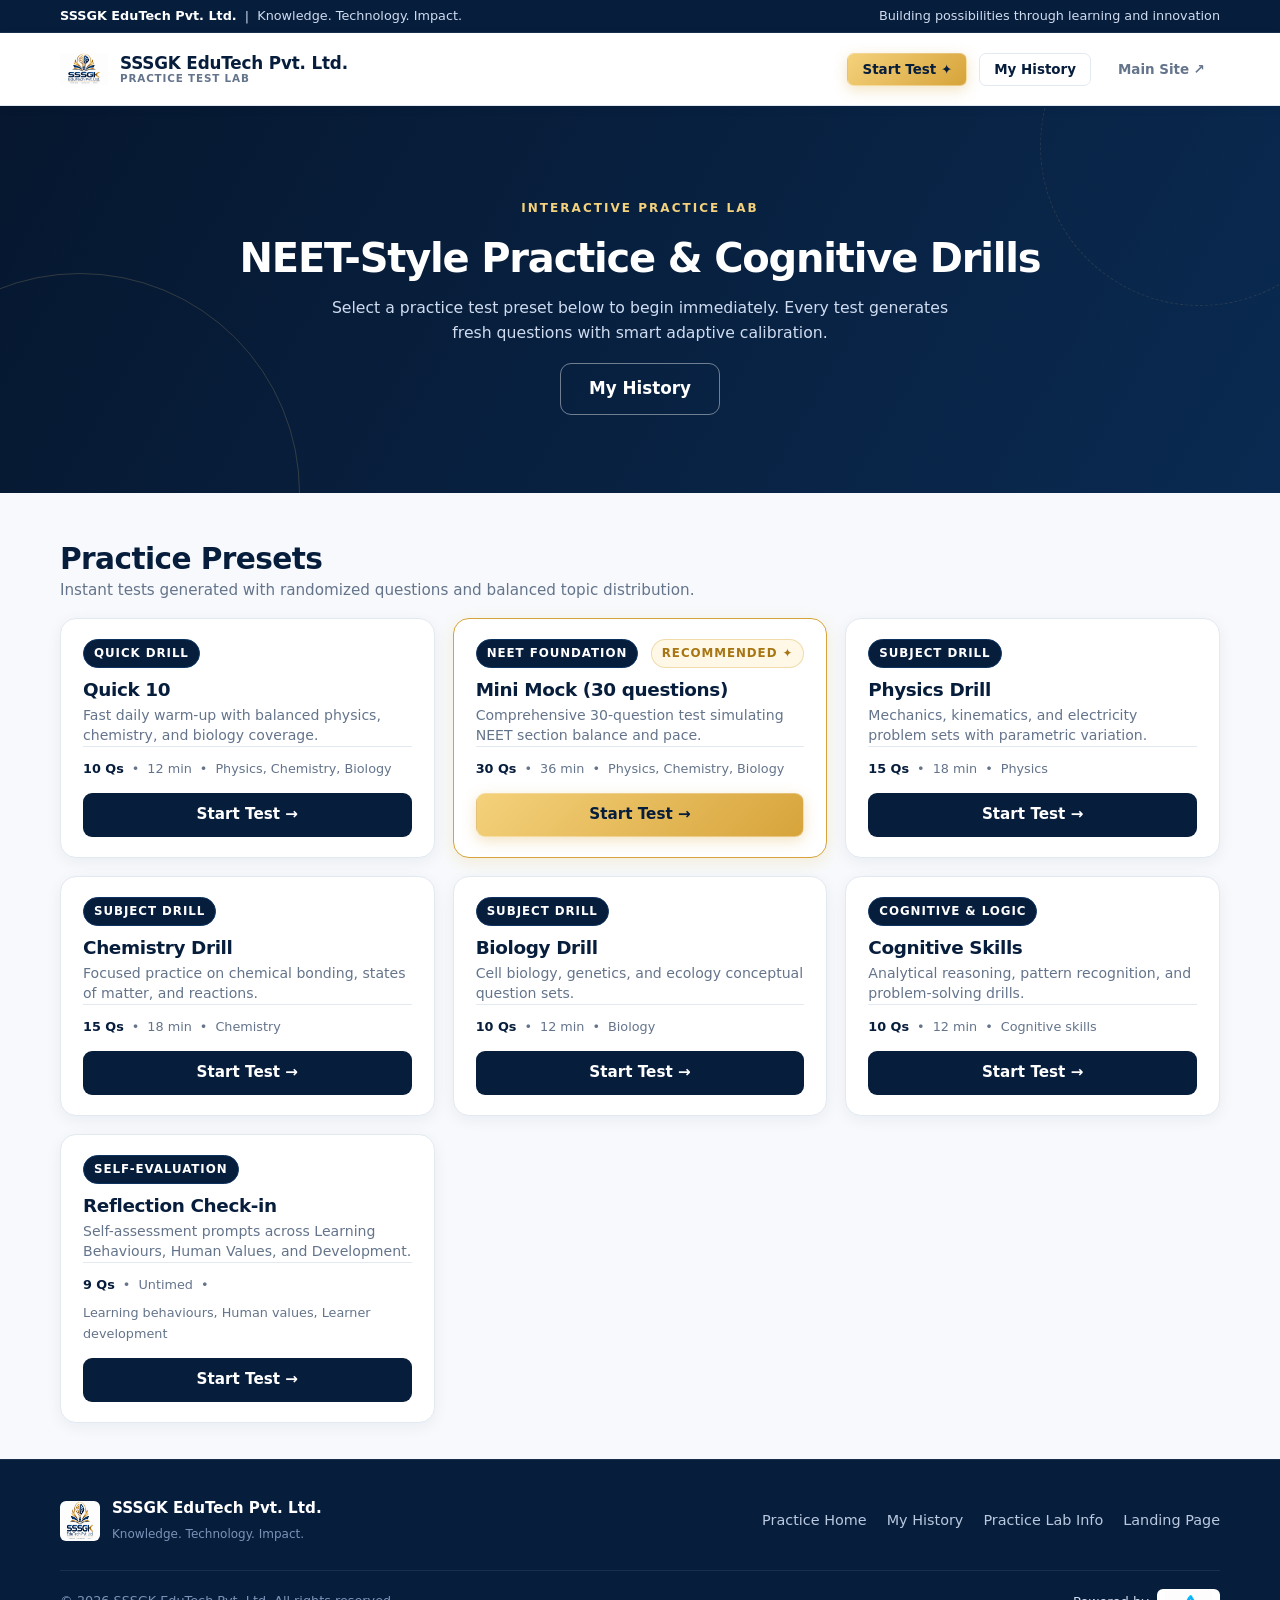
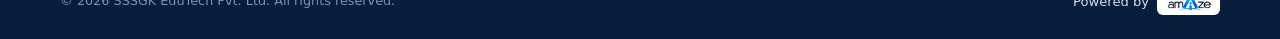
<file: practice/index.html>
<!DOCTYPE html>
<html lang="en">

<head>
  <meta charset="UTF-8">
  <meta name="viewport" content="width=device-width, initial-scale=1.0">
  <title>SSSGK Practice Lab | NEET-Style Practice & Cognitive Drills</title>
  <meta name="description"
    content="Intelligent practice test platform for NEET-style questions and cognitive skills by SSSGK EduTech Pvt. Ltd.">

  <!-- Design System & Stylesheets -->
  <link rel="stylesheet" href="css/tokens.css">
  <link rel="stylesheet" href="css/base.css">
  <link rel="stylesheet" href="css/components.css">
  <link rel="stylesheet" href="css/screens.css">
  <link rel="stylesheet" href="css/print.css">

  <link rel="icon" href="../assets/logo.png" type="image/png">
</head>

<body>
  <!-- Topbar matching landing page -->
  <div class="topbar no-print">
    <div class="wrap">
      <span><strong>SSSGK EduTech Pvt. Ltd.</strong> &nbsp;|&nbsp; Knowledge. Technology. Impact.</span>
      <span>Building possibilities through learning and innovation</span>
    </div>
  </div>

  <!-- Header matching landing page -->
  <header class="header no-print">
    <div class="wrap header-inner">
      <a class="brand" href="#/" aria-label="SSSGK Practice Lab home">
        <img alt="SSSGK EduTech logo" src="../assets/logo.png" width="48" height="48">
        <div class="brandtext">
          SSSGK EduTech Pvt. Ltd.
          <small>Practice Test Lab</small>
        </div>
      </a>

      <nav class="nav-actions" aria-label="Main Navigation">
        <a href="#/" class="btn btn-gold btn-sm">Start Test ✦</a>
        <a href="#/history" class="btn btn-outline btn-sm">My History</a>
        <a href="../" class="btn btn-outline btn-sm" style="color: var(--muted); border-color: transparent;">Main Site
          ↗</a>
      </nav>
    </div>
  </header>

  <!-- Application Shell Mountpoint -->
  <main id="app" role="main"></main>

  <!-- Footer matching landing page -->
  <footer class="footer no-print">
    <div class="wrap">
      <div class="footer-row">
        <div class="footer-brand">
          <img alt="SSSGK logo" src="../assets/logo.png" width="40" height="40">
          <div>
            <b style="color: #ffffff; display: block; font-size: 0.95rem;">SSSGK EduTech Pvt. Ltd.</b>
            <small style="color: #7b93b8; font-size: 0.75rem;">Knowledge. Technology. Impact.</small>
          </div>
        </div>
        <div class="footer-links">
          <a href="#/">Practice Home</a>
          <a href="#/history">My History</a>
          <a href="../#practice">Practice Lab Info</a>
          <a href="../">Landing Page</a>
        </div>
      </div>
      <div class="copyright">
        <span>© <span id="year">2026</span> SSSGK EduTech Pvt. Ltd. All rights reserved.</span>
        <span class="footer-credit">
          <span class="powered-text">Powered by</span>
          <span class="credit-logo-wrap">
            <img alt="amAIze" class="credit-logo" height="22" src="../assets/amaize-logo.png" onerror="this.style.display='none';if(this.nextElementSibling)this.nextElementSibling.style.display='inline';">
            <b class="credit-fallback" style="display:none;">amAIze</b>
          </span>
        </span>
      </div>
    </div>
  </footer>

  <!-- Application Entry Script (ES Module) -->
  <script type="module" src="js/main.js"></script>
</body>

</html>
</file>
<file: practice/css/tokens.css>
/**
 * practice/css/tokens.css
 * Core design tokens matching landing page and 02_DESIGN_SYSTEM.md.
 */

:root {
  /* Brand palette */
  --navy: #071d3c;
  --navy2: #0c3260;
  --gold: #d7a43b;
  --gold2: #f4d17b;
  --gold-dark: #a77513;
  --ink: #15243a;
  --muted: #64748b;
  --paper: #f7f9fc;
  --line: #e3e9f1;
  --white: #ffffff;
  --shadow: 0 22px 60px rgba(7, 29, 60, 0.12);
  --shadow-sm: 0 4px 16px rgba(7, 29, 60, 0.06);
  --shadow-md: 0 12px 32px rgba(7, 29, 60, 0.09);
  --shadow-lg: 0 28px 72px rgba(7, 29, 60, 0.18);

  /* Functional alert & evaluation states */
  --ok: #15803d;
  --ok-bg: #effaf2;
  --ok-border: #86efac;
  --bad: #b91c1c;
  --bad-bg: #fdf1f1;
  --bad-border: #fca5a5;
  --warn: #b45309;
  --warn-bg: #fff8e6;
  --warn-border: #fcd34d;
  --info: #0369a1;
  --info-bg: #eef4fc;
  --info-border: #bae6fd;
  --review: #6d28d9;
  --review-bg: #f5f3ff;
  --review-border: #c4b5fd;

  /* Typography stack */
  --font-sans: Inter, ui-sans-serif, system-ui, -apple-system, BlinkMacSystemFont, "Segoe UI", Roboto, "Helvetica Neue", Arial, sans-serif;
  --font-mono: ui-monospace, SFMono-Regular, Menlo, Monaco, Consolas, "Liberation Mono", "Courier New", monospace;

  /* Radii */
  --radius-sm: 6px;
  --radius-md: 10px;
  --radius-lg: 16px;
  --radius-pill: 9999px;

  /* Layout widths */
  --wrap-max: 1160px;
}
</file>
<file: practice/css/base.css>
/**
 * practice/css/base.css
 * Global typography, reset, focus outlines, and layout container.
 */

*, *::before, *::after {
  box-sizing: border-box;
  margin: 0;
  padding: 0;
}

html {
  font-family: var(--font-sans);
  font-size: 16px;
  line-height: 1.6;
  color: var(--ink);
  background-color: var(--paper);
  -webkit-text-size-adjust: 100%;
}

body {
  min-height: 100vh;
  display: flex;
  flex-direction: column;
  background-color: var(--paper);
  color: var(--ink);
  overflow-x: hidden;
}

/* Responsive Wrap Container */
.wrap {
  width: min(var(--wrap-max), 100% - 40px);
  margin-left: auto;
  margin-right: auto;
}

@media (max-width: 650px) {
  .wrap {
    width: min(var(--wrap-max), 100% - 28px);
  }
}

/* Typography elements */
h1, h2, h3, h4, h5, h6 {
  color: var(--navy);
  font-weight: 750;
  line-height: 1.25;
  letter-spacing: -0.02em;
}

h1 { font-size: clamp(1.85rem, 4vw, 2.5rem); }
h2 { font-size: clamp(1.45rem, 3vw, 1.85rem); }
h3 { font-size: 1.2rem; }

p {
  margin-bottom: 1rem;
}
p:last-child {
  margin-bottom: 0;
}

a {
  color: var(--navy2);
  text-decoration: none;
  transition: color 0.15s ease;
}
a:hover {
  color: var(--gold-dark);
}

/* Kicker label per 02_DESIGN_SYSTEM.md */
.kicker {
  display: inline-block;
  font-size: 12px;
  text-transform: uppercase;
  letter-spacing: 0.17em;
  color: var(--gold-dark);
  font-weight: 850;
  margin-bottom: 6px;
}

/* Accessible interactive focus outline (02_DESIGN_SYSTEM.md) */
:focus-visible {
  outline: 3px solid var(--gold);
  outline-offset: 2px;
}

/* Reduce motion preference */
@media (prefers-reduced-motion: reduce) {
  *, *::before, *::after {
    animation-duration: 0.01ms !important;
    animation-iteration-count: 1 !important;
    transition-duration: 0.01ms !important;
    scroll-behavior: auto !important;
  }
}
</file>
<file: practice/css/components.css>
/**
 * practice/css/components.css
 * Reusable UI components matching landing page style (buttons, cards, pills, header, dialogs).
 */

/* Header & Wordmark */
.header {
  background: var(--white);
  border-bottom: 1px solid var(--line);
  position: sticky;
  top: 0;
  z-index: 100;
  box-shadow: 0 2px 12px rgba(7, 29, 60, 0.04);
}

.header-inner {
  display: flex;
  align-items: center;
  justify-content: space-between;
  min-height: 72px;
  gap: 16px;
}

.brand {
  display: flex;
  align-items: center;
  gap: 12px;
  color: var(--navy);
  text-decoration: none;
}

.brand img {
  width: 48px;
  height: 48px;
  border-radius: 8px;
  object-fit: contain;
}

.brandtext {
  font-weight: 800;
  font-size: 1.05rem;
  line-height: 1.15;
  color: var(--navy);
  letter-spacing: -0.01em;
}

.brandtext small {
  display: block;
  font-size: 0.65rem;
  font-weight: 600;
  color: var(--muted);
  letter-spacing: 0.08em;
  text-transform: uppercase;
}

.nav-actions {
  display: flex;
  align-items: center;
  gap: 12px;
}

/* Topbar notice */
.topbar {
  background: var(--navy);
  color: #cfdcf0;
  font-size: 0.8rem;
  padding: 6px 0;
  border-bottom: 1px solid rgba(255, 255, 255, 0.08);
}
.topbar .wrap {
  display: flex;
  justify-content: space-between;
  align-items: center;
  flex-wrap: wrap;
  gap: 8px;
}
.topbar strong {
  color: #fff;
}

/* Buttons per 02_DESIGN_SYSTEM.md */
.btn {
  display: inline-flex;
  align-items: center;
  justify-content: center;
  gap: 8px;
  font-family: inherit;
  font-size: 0.95rem;
  font-weight: 700;
  padding: 11px 22px;
  border-radius: 9px;
  border: 1px solid transparent;
  cursor: pointer;
  text-decoration: none;
  transition: transform 0.15s ease, box-shadow 0.15s ease, background-color 0.15s ease, border-color 0.15s ease;
  line-height: 1.3;
  user-select: none;
}

.btn-sm {
  padding: 7px 14px;
  font-size: 0.84rem;
  border-radius: 7px;
}

.btn-lg {
  padding: 14px 28px;
  font-size: 1.05rem;
  border-radius: 11px;
}

.btn-gold {
  background: linear-gradient(135deg, var(--gold2) 0%, var(--gold) 100%);
  color: var(--navy);
  box-shadow: 0 4px 14px rgba(215, 164, 59, 0.3);
  font-weight: 750;
  border: 1px solid rgba(255, 255, 255, 0.3);
}
.btn-gold:hover {
  transform: translateY(-2px);
  box-shadow: 0 6px 18px rgba(215, 164, 59, 0.42);
}
.btn-gold:active {
  transform: translateY(0);
}

.btn-outline {
  background: transparent;
  color: var(--navy);
  border: 1px solid var(--line);
}
.btn-outline:hover {
  border-color: var(--navy2);
  background: var(--paper);
}

.btn-outline-gold {
  background: transparent;
  color: var(--gold-dark);
  border: 1px solid var(--gold);
}
.btn-outline-gold:hover {
  background: var(--warn-bg);
}

.btn-outline-white {
  background: transparent;
  color: #ffffff;
  border: 1px solid rgba(255, 255, 255, 0.42);
}
.btn-outline-white:hover {
  background: rgba(255, 255, 255, 0.12);
  border-color: #ffffff;
}

.btn-navy {
  background: var(--navy);
  color: #ffffff;
}
.btn-navy:hover {
  background: var(--navy2);
  transform: translateY(-1px);
}

.btn-danger {
  background: var(--bad-bg);
  color: var(--bad);
  border: 1px solid var(--bad-border);
}
.btn-danger:hover {
  background: var(--bad);
  color: #ffffff;
}

/* Cards */
.card {
  background: var(--white);
  border: 1px solid var(--line);
  border-radius: var(--radius-lg);
  padding: 24px;
  box-shadow: var(--shadow);
  transition: transform 0.18s ease, box-shadow 0.18s ease, border-color 0.18s ease;
}

.card-interactive:hover {
  border-color: var(--gold);
  transform: translateY(-3px);
  box-shadow: var(--shadow-lg);
}

/* Hero Band per 02_DESIGN_SYSTEM.md */
.hero-band {
  background: linear-gradient(120deg, #06172f 0%, #0a2a51 100%);
  color: #ffffff;
  position: relative;
  overflow: hidden;
  padding: 56px 0;
}
.hero-band::before {
  content: "";
  position: absolute;
  width: 440px;
  height: 440px;
  border: 1px solid rgba(244, 209, 123, 0.18);
  border-radius: 50%;
  left: -140px;
  bottom: -220px;
  pointer-events: none;
}
.hero-band::after {
  content: "";
  position: absolute;
  width: 320px;
  height: 320px;
  border: 1px dashed rgba(244, 209, 123, 0.12);
  border-radius: 50%;
  right: -80px;
  top: -120px;
  pointer-events: none;
}
.hero-band h1, .hero-band h2, .hero-band h3 {
  color: #ffffff;
}
.hero-band p {
  color: #cfdcf0;
}

/* Pills / Badges */
.pill {
  display: inline-flex;
  align-items: center;
  gap: 5px;
  font-size: 0.74rem;
  text-transform: uppercase;
  letter-spacing: 0.08em;
  font-weight: 750;
  padding: 4px 10px;
  border-radius: var(--radius-pill);
  background: var(--paper);
  color: var(--muted);
  border: 1px solid var(--line);
}

.pill-gold {
  background: var(--warn-bg);
  color: var(--gold-dark);
  border-color: rgba(215, 164, 59, 0.35);
}

.pill-navy {
  background: var(--navy);
  color: #ffffff;
  border-color: var(--navy2);
}

.pill-ok {
  background: var(--ok-bg);
  color: var(--ok);
  border-color: var(--ok-border);
}

.pill-bad {
  background: var(--bad-bg);
  color: var(--bad);
  border-color: var(--bad-border);
}

.pill-warn {
  background: var(--warn-bg);
  color: var(--warn);
  border-color: var(--warn-border);
}

.pill-info {
  background: var(--info-bg);
  color: var(--info);
  border-color: var(--info-border);
}

.pill-review {
  background: var(--review-bg);
  color: var(--review);
  border-color: var(--review-border);
}

/* Notice Banners */
.notice {
  display: flex;
  align-items: flex-start;
  gap: 12px;
  padding: 14px 18px;
  border-radius: var(--radius-md);
  font-size: 0.88rem;
  line-height: 1.45;
  margin-bottom: 20px;
}

.notice-warn {
  background: var(--warn-bg);
  color: #78350f;
  border: 1px solid var(--warn-border);
}

.notice-info {
  background: var(--info-bg);
  color: #0c4a6e;
  border: 1px solid var(--info-border);
}

.notice-icon {
  font-size: 1.15rem;
  flex-shrink: 0;
  line-height: 1;
}

/* Modal Dialog */
.modal-overlay {
  position: fixed;
  inset: 0;
  background: rgba(7, 29, 60, 0.65);
  backdrop-filter: blur(4px);
  display: flex;
  align-items: center;
  justify-content: center;
  padding: 20px;
  z-index: 1000;
  animation: fadeIn 0.15s ease-out;
}

.modal-box {
  background: var(--white);
  border-radius: var(--radius-lg);
  max-width: 520px;
  width: 100%;
  padding: 28px;
  box-shadow: var(--shadow-lg);
  border: 1px solid var(--line);
  animation: slideUp 0.18s ease-out;
}

.modal-header {
  margin-bottom: 16px;
}
.modal-footer {
  display: flex;
  justify-content: flex-end;
  gap: 12px;
  margin-top: 24px;
}

@keyframes fadeIn {
  from { opacity: 0; }
  to { opacity: 1; }
}
@keyframes slideUp {
  from { opacity: 0; transform: translateY(12px) scale(0.98); }
  to { opacity: 1; transform: translateY(0) scale(1); }
}

/* Footer matching landing page */
.footer {
  background: var(--navy);
  color: #b9c9e0;
  padding: 36px 0 24px;
  margin-top: auto;
  border-top: 1px solid rgba(255, 255, 255, 0.08);
}
.footer-row {
  display: flex;
  align-items: center;
  justify-content: space-between;
  flex-wrap: wrap;
  gap: 18px;
}
.footer-brand {
  display: flex;
  align-items: center;
  gap: 12px;
  color: #ffffff;
}
.footer-brand img {
  width: 40px;
  height: 40px;
  border-radius: 6px;
}
.footer-links {
  display: flex;
  gap: 20px;
  flex-wrap: wrap;
}
.footer-links a {
  color: #b9c9e0;
  font-size: 0.9rem;
}
.footer-links a:hover {
  color: var(--gold2);
}
.copyright {
  margin-top: 24px;
  padding-top: 18px;
  border-top: 1px solid rgba(255, 255, 255, 0.08);
  font-size: 0.8rem;
  color: #7b93b8;
  display: flex;
  justify-content: space-between;
  align-items: center;
  flex-wrap: wrap;
  gap: 12px;
}

/* Powered by amAIze Credit inside bottom copyright bar */
.footer-credit {
  display: inline-flex;
  align-items: center;
  gap: 8px;
  font-size: 0.82rem;
}

.footer-credit .powered-text {
  color: #cfdcf0;
  font-weight: 500;
}

.credit-logo-wrap {
  display: inline-flex;
  align-items: center;
}

.credit-logo {
  height: 22px;
  width: auto;
  background: #ffffff;
  border-radius: 6px;
  padding: 2px 8px;
  display: inline-block;
  vertical-align: middle;
  box-sizing: content-box;
}

.credit-fallback {
  color: #ffffff;
  font-weight: 750;
  font-size: 0.95rem;
  vertical-align: middle;
}

@media (max-width: 650px) {
  .footer-row {
    flex-direction: column;
    align-items: flex-start;
    gap: 16px;
  }
  .copyright {
    flex-direction: column;
    align-items: center;
    justify-content: center;
    text-align: center;
    gap: 10px;
  }
  .footer-credit {
    justify-content: center;
  }
}
</file>
<file: practice/css/screens.css>
/**
 * practice/css/screens.css
 * Layout and screen-specific styling for Home, Setup, and Test screens.
 */

/* ========================================================
   HOME SCREEN (#/)
   ======================================================== */
.home-hero {
  text-align: center;
  padding: 32px 0 22px;
}

.home-hero .kicker {
  color: var(--gold2);
}

.home-hero h1 {
  font-size: clamp(1.85rem, 4vw, 2.5rem);
  color: #ffffff;
  margin: 8px 0 12px;
  letter-spacing: -0.03em;
}

.home-hero p {
  max-width: 640px;
  margin: 0 auto 18px;
  color: #cfdcf0;
  font-size: 0.98rem;
}

.home-section-title {
  display: flex;
  justify-content: space-between;
  align-items: baseline;
  margin: 28px 0 16px;
  flex-wrap: wrap;
  gap: 10px;
}

/* Preset Cards Grid */
.preset-grid {
  display: grid;
  grid-template-columns: repeat(auto-fit, minmax(300px, 1fr));
  gap: 18px;
  margin-bottom: 36px;
}

.preset-card {
  display: flex;
  flex-direction: column;
  justify-content: space-between;
  text-decoration: none;
  color: inherit;
  border-radius: var(--radius-lg);
  padding: 20px 22px;
  background: var(--white);
  border: 1px solid var(--line);
  box-shadow: var(--shadow-sm);
  transition: transform 0.18s ease, border-color 0.18s ease, box-shadow 0.18s ease;
  position: relative;
  overflow: hidden;
}

.preset-card:hover {
  transform: translateY(-3px);
  border-color: var(--gold);
  box-shadow: var(--shadow);
}

.preset-card-header {
  display: flex;
  align-items: flex-start;
  justify-content: space-between;
  margin-bottom: 10px;
}

.preset-title {
  font-size: 1.15rem;
  font-weight: 750;
  color: var(--navy);
  margin-bottom: 4px;
}

.preset-desc {
  font-size: 0.88rem;
  color: var(--muted);
  line-height: 1.45;
  margin-bottom: 14px;
}

.preset-meta {
  display: flex;
  flex-wrap: wrap;
  gap: 8px;
  margin-top: auto;
  padding-top: 12px;
  border-top: 1px solid var(--line);
  font-size: 0.8rem;
  color: var(--muted);
}

/* Resume Test Banner */
.resume-banner {
  background: linear-gradient(135deg, var(--navy) 0%, var(--navy2) 100%);
  color: #ffffff;
  border-radius: var(--radius-lg);
  padding: 20px 24px;
  margin-bottom: 32px;
  display: flex;
  align-items: center;
  justify-content: space-between;
  gap: 18px;
  box-shadow: var(--shadow-md);
  border: 1px solid rgba(244, 209, 123, 0.3);
}

.resume-info h3 {
  color: var(--gold2);
  margin-bottom: 4px;
  font-size: 1.1rem;
}

.resume-info p {
  color: #cfdcf0;
  font-size: 0.88rem;
  margin: 0;
}

.resume-actions {
  display: flex;
  gap: 10px;
  flex-shrink: 0;
}

/* ========================================================
   SETUP SCREEN (#/setup)
   ======================================================== */
.setup-container {
  max-width: 840px;
  margin: 36px auto 60px;
}

.setup-header {
  margin-bottom: 28px;
}

.setup-header h1 {
  margin-bottom: 8px;
}

.setup-header p {
  color: var(--muted);
}

.setup-form {
  display: flex;
  flex-direction: column;
  gap: 24px;
}

.setup-section-box {
  background: var(--white);
  border: 1px solid var(--line);
  border-radius: var(--radius-lg);
  padding: 24px;
  box-shadow: var(--shadow-sm);
}

.setup-section-title {
  font-size: 1.15rem;
  font-weight: 750;
  margin-bottom: 16px;
  display: flex;
  align-items: center;
  justify-content: space-between;
}

.section-config-row {
  display: grid;
  grid-template-columns: 1fr auto auto;
  align-items: center;
  gap: 16px;
  padding: 12px 0;
  border-bottom: 1px solid var(--line);
}

.section-config-row:last-child {
  border-bottom: 0;
}

.section-label {
  display: flex;
  align-items: center;
  gap: 12px;
  cursor: pointer;
  font-weight: 600;
}

.section-label input[type="checkbox"] {
  width: 18px;
  height: 18px;
  accent-color: var(--navy);
  cursor: pointer;
}

.section-count-input {
  width: 90px;
  padding: 8px 12px;
  border: 1px solid var(--line);
  border-radius: var(--radius-sm);
  font-size: 0.95rem;
  text-align: center;
  font-weight: 600;
}

.section-count-input:focus {
  border-color: var(--gold);
}

/* Radio / Segmented Groups */
.segmented-control {
  display: grid;
  grid-template-columns: repeat(auto-fit, minmax(180px, 1fr));
  gap: 12px;
}

.segmented-item {
  position: relative;
}

.segmented-item input[type="radio"] {
  position: absolute;
  opacity: 0;
  pointer-events: none;
}

.segmented-card {
  display: block;
  border: 1px solid var(--line);
  border-radius: var(--radius-md);
  padding: 14px 18px;
  cursor: pointer;
  transition: all 0.15s ease;
  background: var(--white);
}

.segmented-card:hover {
  border-color: var(--gold);
}

.segmented-item input[type="radio"]:checked+.segmented-card {
  border-color: var(--navy2);
  background: var(--info-bg);
  box-shadow: inset 0 0 0 1px var(--navy2);
}

.segmented-card strong {
  display: block;
  font-size: 0.95rem;
  color: var(--navy);
  margin-bottom: 4px;
}

.segmented-card span {
  display: block;
  font-size: 0.8rem;
  color: var(--muted);
  line-height: 1.35;
}

.setup-footer-bar {
  display: flex;
  align-items: center;
  justify-content: space-between;
  flex-wrap: wrap;
  gap: 16px;
  padding: 20px 24px;
  background: var(--white);
  border: 1px solid var(--line);
  border-radius: var(--radius-lg);
  box-shadow: var(--shadow-sm);
}

.setup-summary-text {
  font-size: 0.95rem;
  color: var(--muted);
}

.setup-summary-text b {
  color: var(--navy);
}

/* ========================================================
   TEST SCREEN (#/test)
   ======================================================== */
.test-layout {
  display: flex;
  flex-direction: column;
}

/* Sticky Test Bar */
.test-topbar {
  position: sticky;
  top: 72px;
  /* right below header */
  z-index: 90;
  background: var(--white);
  border-bottom: 1px solid var(--line);
  box-shadow: 0 4px 16px rgba(7, 29, 60, 0.05);
}

.test-topbar-inner {
  display: flex;
  align-items: center;
  justify-content: space-between;
  padding: 8px 0;
  gap: 12px;
}

.test-topbar-left {
  display: flex;
  align-items: center;
  gap: 10px;
}

.test-topbar-right {
  display: flex;
  align-items: center;
  gap: 12px;
}

/* Timer Badge */
.timer-badge {
  display: inline-flex;
  align-items: center;
  gap: 6px;
  font-family: var(--font-mono);
  font-size: 0.98rem;
  font-weight: 750;
  padding: 5px 12px;
  border-radius: var(--radius-sm);
  background: var(--paper);
  color: var(--navy);
  border: 1px solid var(--line);
  transition: all 0.2s ease;
}

.timer-warn {
  background: var(--warn-bg);
  color: var(--warn);
  border-color: var(--warn-border);
}

.timer-crit {
  background: var(--bad-bg);
  color: var(--bad);
  border-color: var(--bad-border);
  animation: pulse 1s infinite;
}

@keyframes pulse {

  0%,
  100% {
    opacity: 1;
  }

  50% {
    opacity: 0.6;
  }
}

/* Test Workspace: Question + Palette */
.test-workspace {
  display: grid;
  grid-template-columns: 1fr 300px;
  gap: 20px;
  padding: 14px 0 24px;
  align-items: start;
}

@media (max-width: 900px) {
  .test-workspace {
    grid-template-columns: 1fr;
  }
}

/* Question Card */
.question-card {
  background: var(--white);
  border: 1px solid var(--line);
  border-radius: var(--radius-lg);
  padding: 22px 26px;
  box-shadow: var(--shadow);
}

.question-meta {
  display: flex;
  align-items: center;
  justify-content: space-between;
  flex-wrap: wrap;
  gap: 8px;
  margin-bottom: 14px;
}

.question-tags {
  display: flex;
  gap: 8px;
  flex-wrap: wrap;
}

.question-prompt {
  font-size: 1.15rem;
  font-weight: 600;
  line-height: 1.45;
  color: var(--navy);
  margin-bottom: 16px;
  word-break: break-word;
}

/* MCQ Options List */
.options-list {
  display: flex;
  flex-direction: column;
  gap: 9px;
  margin-bottom: 18px;
}

.option-btn {
  display: flex;
  align-items: center;
  width: 100%;
  text-align: left;
  background: var(--white);
  border: 1px solid var(--line);
  border-radius: var(--radius-md);
  padding: 11px 16px;
  min-height: 48px;
  /* large tap target >= 48px */
  font-size: 0.95rem;
  font-family: inherit;
  color: var(--ink);
  cursor: pointer;
  transition: all 0.12s ease;
  position: relative;
}

.option-btn:hover {
  border-color: var(--gold);
  background: #fdfcf9;
}

.option-btn.selected {
  border-color: var(--navy2);
  background: var(--info-bg);
  box-shadow: inset 0 0 0 1px var(--navy2);
  font-weight: 600;
}

.option-letter {
  display: inline-flex;
  align-items: center;
  justify-content: center;
  width: 28px;
  height: 28px;
  border-radius: 50%;
  background: var(--paper);
  color: var(--muted);
  font-weight: 750;
  font-size: 0.85rem;
  margin-right: 14px;
  flex-shrink: 0;
  border: 1px solid var(--line);
}

.option-btn.selected .option-letter {
  background: var(--navy2);
  color: #ffffff;
  border-color: var(--navy2);
}

.option-text {
  flex-grow: 1;
  line-height: 1.45;
  word-break: break-word;
}

/* Reflection Open Response */
.reflection-box {
  margin-bottom: 18px;
}

.reflection-textarea {
  width: 100%;
  min-height: 120px;
  padding: 12px;
  font-family: inherit;
  font-size: 0.95rem;
  border: 1px solid var(--line);
  border-radius: var(--radius-md);
  resize: vertical;
  line-height: 1.5;
  background: var(--white);
}

.reflection-textarea:focus {
  border-color: var(--gold);
}

.reflection-hint-notice {
  margin-top: 6px;
  font-size: 0.82rem;
  color: var(--muted);
}

/* Hint Box */
.hint-container {
  margin-bottom: 18px;
}

.hint-box {
  background: var(--warn-bg);
  border: 1px solid var(--warn-border);
  border-radius: var(--radius-md);
  padding: 10px 14px;
  font-size: 0.88rem;
  color: #78350f;
  animation: fadeIn 0.2s ease;
}

/* Question Actions Toolbar */
.question-toolbar {
  display: flex;
  align-items: center;
  justify-content: space-between;
  flex-wrap: wrap;
  gap: 10px;
  padding-top: 14px;
  border-top: 1px solid var(--line);
}

.toolbar-group {
  display: flex;
  align-items: center;
  gap: 10px;
  flex-wrap: wrap;
}

/* Palette Side Panel */
.palette-card {
  background: var(--white);
  border: 1px solid var(--line);
  border-radius: var(--radius-lg);
  padding: 16px;
  box-shadow: var(--shadow-sm);
  position: sticky;
  top: 126px;
}

.palette-header {
  display: flex;
  align-items: center;
  justify-content: space-between;
  margin-bottom: 12px;
  padding-bottom: 10px;
  border-bottom: 1px solid var(--line);
}

.palette-header h3 {
  font-size: 0.98rem;
}

.palette-grid {
  display: grid;
  grid-template-columns: repeat(5, 1fr);
  gap: 6px;
  max-height: 320px;
  overflow-y: auto;
  padding-right: 4px;
  margin-bottom: 14px;
}

.palette-btn {
  height: 36px;
  border-radius: var(--radius-sm);
  border: 1px solid var(--line);
  background: var(--paper);
  color: var(--ink);
  font-weight: 700;
  font-size: 0.82rem;
  font-family: inherit;
  cursor: pointer;
  display: flex;
  align-items: center;
  justify-content: center;
  position: relative;
  transition: all 0.12s ease;
}

.palette-btn:hover {
  border-color: var(--gold);
}

.palette-btn.current {
  border: 2px solid var(--gold);
  box-shadow: 0 0 0 1px var(--navy);
}

.palette-btn.answered {
  background: var(--navy);
  color: #ffffff;
  border-color: var(--navy);
}

.palette-btn.marked {
  background: var(--review-bg);
  color: var(--review);
  border-color: var(--review-border);
}

.palette-btn.marked.answered {
  background: var(--review);
  color: #ffffff;
  border-color: var(--review);
}

.palette-btn.bookmarked::after {
  content: "★";
  position: absolute;
  top: -4px;
  right: 2px;
  font-size: 0.65rem;
  color: var(--gold);
}

.palette-legend {
  display: grid;
  grid-template-columns: repeat(2, 1fr);
  gap: 6px;
  font-size: 0.75rem;
  color: var(--muted);
  border-top: 1px solid var(--line);
  padding-top: 12px;
}

.legend-item {
  display: flex;
  align-items: center;
  gap: 6px;
}

.legend-dot {
  width: 12px;
  height: 12px;
  border-radius: 3px;
  border: 1px solid var(--line);
}

.legend-dot.unanswered {
  background: var(--paper);
}

.legend-dot.answered {
  background: var(--navy);
  border-color: var(--navy);
}

.legend-dot.marked {
  background: var(--review-bg);
  border-color: var(--review-border);
}

.legend-dot.current {
  border: 2px solid var(--gold);
  background: var(--paper);
}

/* Mobile Palette Drawer Toggle */
.palette-toggle-btn {
  display: none;
}

@media (max-width: 900px) {
  .palette-toggle-btn {
    display: inline-flex;
  }

  .palette-card {
    display: none;
  }

  .palette-card.open {
    display: block;
    position: fixed;
    inset: auto 0 0 0;
    max-height: 80vh;
    border-radius: 20px 20px 0 0;
    z-index: 500;
    box-shadow: 0 -8px 30px rgba(7, 29, 60, 0.25);
  }
}
</file>
<file: practice/css/print.css>
/**
 * practice/css/print.css
 * Clean A4 print stylesheet per 02_DESIGN_SYSTEM.md §Print and 06 §C2.
 * Hides interactive navigation and buttons; renders clean score tables,
 * logo header, and formatted review questions with page-break protection.
 */

/* On screen: hide print-only elements */
.print-only {
  display: none !important;
}

@media print {
  @page {
    size: A4 portrait;
    margin: 12mm 15mm 15mm 15mm;
  }

  *,
  *::before,
  *::after {
    background: transparent !important;
    color: #111827 !important;
    box-shadow: none !important;
    text-shadow: none !important;
  }

  html,
  body {
    background: #ffffff !important;
    color: #111827 !important;
    font-size: 10.5pt !important;
    line-height: 1.45 !important;
  }

  /* Unhide print-only header & footer */
  .print-only {
    display: block !important;
  }

  .print-footer {
    display: block !important;
    text-align: center !important;
    margin-top: 18pt !important;
    padding-top: 8pt !important;
    border-top: 1px solid #d1d5db !important;
    font-size: 8pt !important;
    color: #4b5563 !important;
    page-break-inside: avoid;
    break-inside: avoid;
  }

  .print-footer b {
    color: #071d3c !important;
    font-weight: 750 !important;
  }

  /* Hide navigation, buttons, interactive tools */
  .header,
  .topbar,
  .footer,
  .nav-actions,
  .test-topbar,
  .palette-card,
  .palette-toggle-btn,
  .btn,
  .modal-overlay,
  .no-print,
  #palette-summary {
    display: none !important;
  }

  /* Expand full width for A4 printable area */
  .wrap {
    width: 100% !important;
    max-width: 100% !important;
    margin: 0 !important;
    padding: 0 !important;
  }

  /* Headings */
  h1,
  h2,
  h3,
  h4 {
    color: #071d3c !important;
    page-break-after: avoid;
  }

  h1 {
    font-size: 1.6rem !important;
    margin-bottom: 6pt !important;
  }

  h2 {
    font-size: 1.3rem !important;
    margin-bottom: 4pt !important;
  }

  h3 {
    font-size: 1.1rem !important;
    margin-bottom: 4pt !important;
  }

  /* Cards and Question Blocks */
  .card,
  .question-card {
    border: 1px solid #d1d5db !important;
    border-radius: 6px !important;
    box-shadow: none !important;
    page-break-inside: avoid;
    break-inside: avoid;
    margin-bottom: 12pt !important;
    padding: 10pt 12pt !important;
    background: #ffffff !important;
  }

  /* Tables */
  table {
    width: 100% !important;
    border-collapse: collapse !important;
    page-break-inside: auto;
    font-size: 9.5pt !important;
  }

  tr {
    page-break-inside: avoid;
    break-inside: avoid;
  }

  th {
    border-bottom: 2px solid #071d3c !important;
    color: #071d3c !important;
    font-weight: 750 !important;
    padding: 6pt 4pt !important;
  }

  td {
    border-bottom: 1px solid #e5e7eb !important;
    padding: 6pt 4pt !important;
  }

  /* Badges & Pills */
  .pill {
    border: 1px solid #9ca3af !important;
    color: #374151 !important;
    padding: 2px 6px !important;
    font-size: 7.5pt !important;
    font-weight: 700 !important;
  }

  /* Notice boxes */
  .notice {
    border: 1px solid #d1d5db !important;
    background: #f9fafb !important;
    padding: 6pt 8pt !important;
    font-size: 8.5pt !important;
    margin-bottom: 10pt !important;
  }

  /* Avoid breaking option lists across pages */
  .options-list {
    page-break-inside: avoid;
    break-inside: avoid;
  }

  a {
    text-decoration: none !important;
    color: inherit !important;
  }
}
</file>
